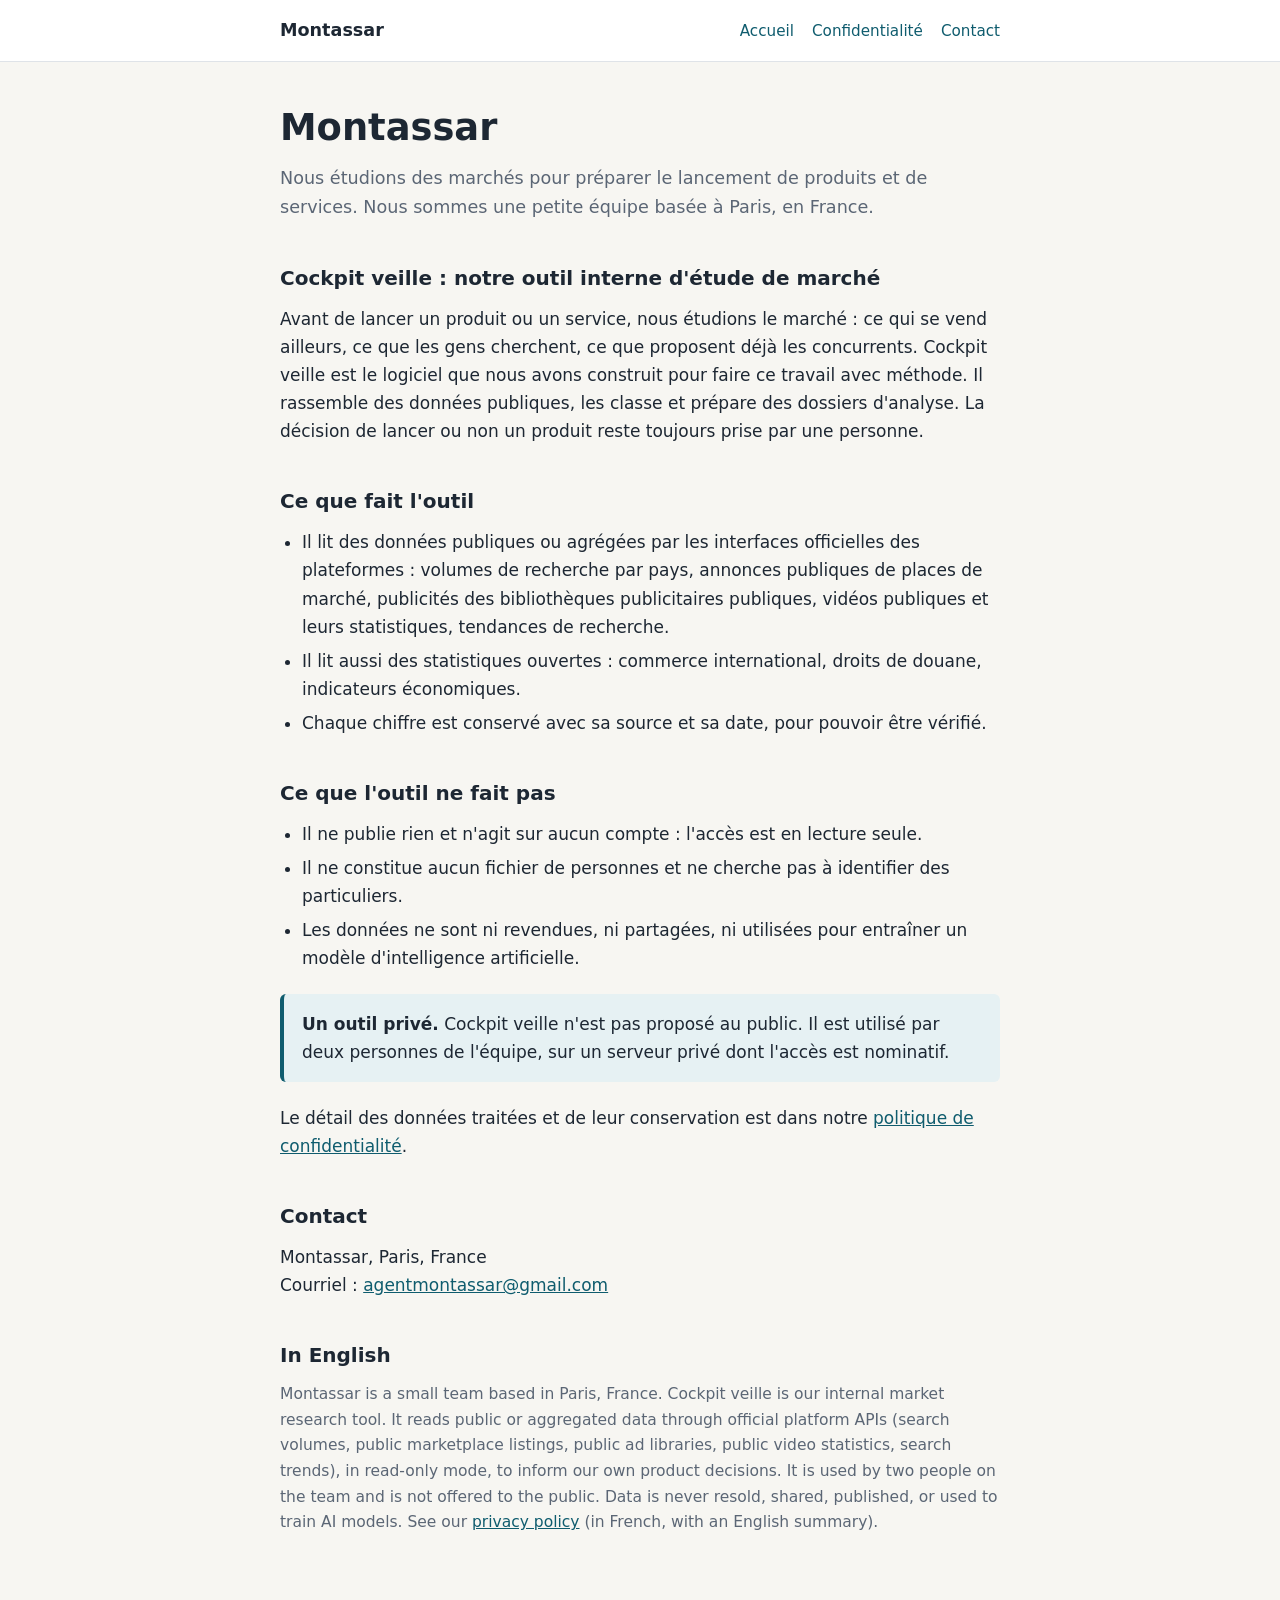
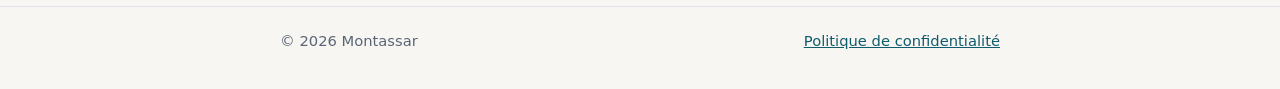
<file: index.html>
<!doctype html>
<html lang="fr">
<head>
<meta charset="utf-8">
<meta name="viewport" content="width=device-width, initial-scale=1">
<title>Montassar : Cockpit veille, outil interne d'étude de marché</title>
<meta name="description" content="Montassar, Paris. Présentation de Cockpit veille, notre outil interne d'étude de marché, et de l'usage que nous faisons des données.">
<link rel="stylesheet" href="style.css">
</head>
<body>
<header class="haut"><div class="page">
  <a class="marque" href="index.html">Montassar</a>
  <nav><a href="index.html">Accueil</a><a href="confidentialite.html">Confidentialité</a><a href="#contact">Contact</a></nav>
</div></header>

<main class="page">
  <h1>Montassar</h1>
  <p class="chapeau">Nous étudions des marchés pour préparer le lancement de produits et de services. Nous sommes une petite équipe basée à Paris, en France.</p>

  <h2>Cockpit veille : notre outil interne d'étude de marché</h2>
  <p>Avant de lancer un produit ou un service, nous étudions le marché : ce qui se vend ailleurs, ce que les gens cherchent, ce que proposent déjà les concurrents. Cockpit veille est le logiciel que nous avons construit pour faire ce travail avec méthode. Il rassemble des données publiques, les classe et prépare des dossiers d'analyse. La décision de lancer ou non un produit reste toujours prise par une personne.</p>

  <h2>Ce que fait l'outil</h2>
  <ul>
    <li>Il lit des données publiques ou agrégées par les interfaces officielles des plateformes : volumes de recherche par pays, annonces publiques de places de marché, publicités des bibliothèques publicitaires publiques, vidéos publiques et leurs statistiques, tendances de recherche.</li>
    <li>Il lit aussi des statistiques ouvertes : commerce international, droits de douane, indicateurs économiques.</li>
    <li>Chaque chiffre est conservé avec sa source et sa date, pour pouvoir être vérifié.</li>
  </ul>

  <h2>Ce que l'outil ne fait pas</h2>
  <ul>
    <li>Il ne publie rien et n'agit sur aucun compte : l'accès est en lecture seule.</li>
    <li>Il ne constitue aucun fichier de personnes et ne cherche pas à identifier des particuliers.</li>
    <li>Les données ne sont ni revendues, ni partagées, ni utilisées pour entraîner un modèle d'intelligence artificielle.</li>
  </ul>

  <div class="encart">
    <p><strong>Un outil privé.</strong> Cockpit veille n'est pas proposé au public. Il est utilisé par deux personnes de l'équipe, sur un serveur privé dont l'accès est nominatif.</p>
  </div>

  <p>Le détail des données traitées et de leur conservation est dans notre <a href="confidentialite.html">politique de confidentialité</a>.</p>

  <h2 id="contact">Contact</h2>
  <p>Montassar, Paris, France<br>
  Courriel : <a href="mailto:agentmontassar@gmail.com">agentmontassar@gmail.com</a></p>

  <h2 lang="en">In English</h2>
  <p class="en" lang="en">Montassar is a small team based in Paris, France. Cockpit veille is our internal market research tool. It reads public or aggregated data through official platform APIs (search volumes, public marketplace listings, public ad libraries, public video statistics, search trends), in read-only mode, to inform our own product decisions. It is used by two people on the team and is not offered to the public. Data is never resold, shared, published, or used to train AI models. See our <a href="confidentialite.html">privacy policy</a> (in French, with an English summary).</p>
</main>

<footer><div class="page">
  <span>© 2026 Montassar</span>
  <span><a href="confidentialite.html">Politique de confidentialité</a></span>
</div></footer>
</body>
</html>
</file>
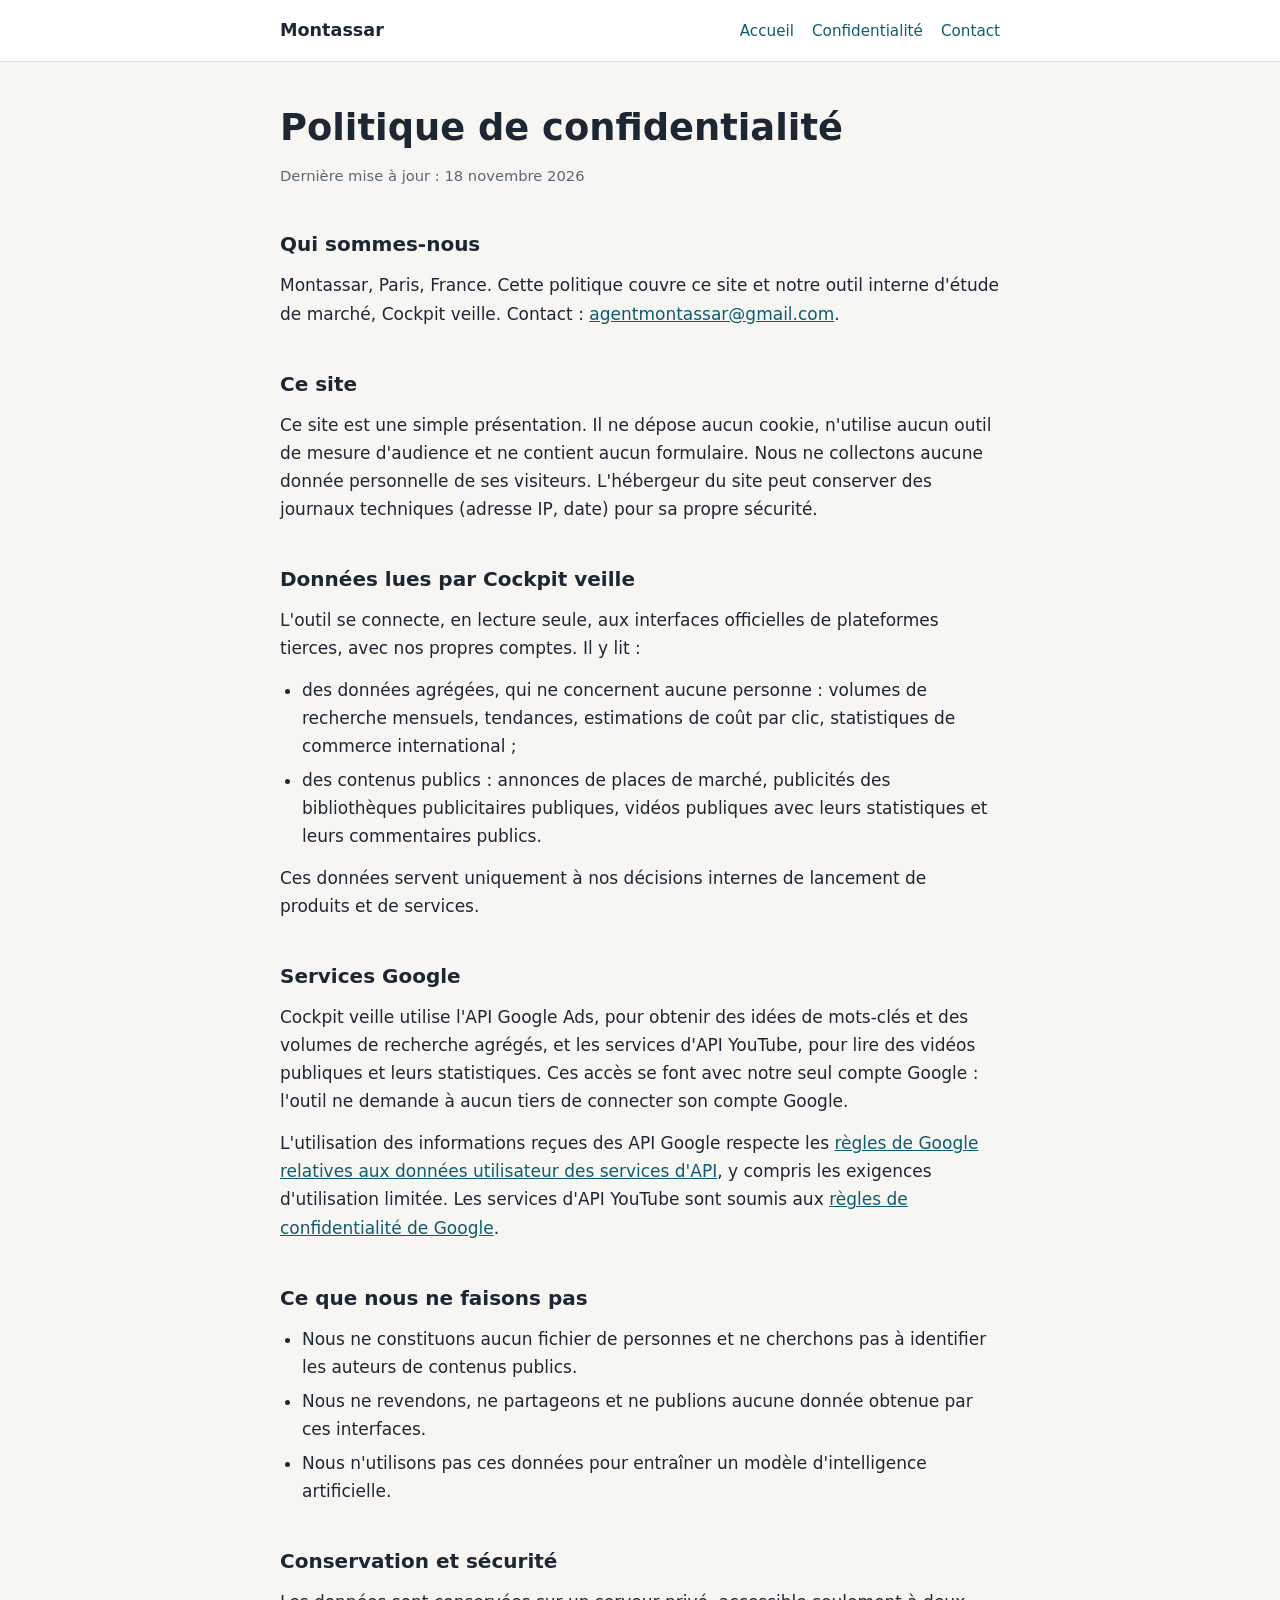
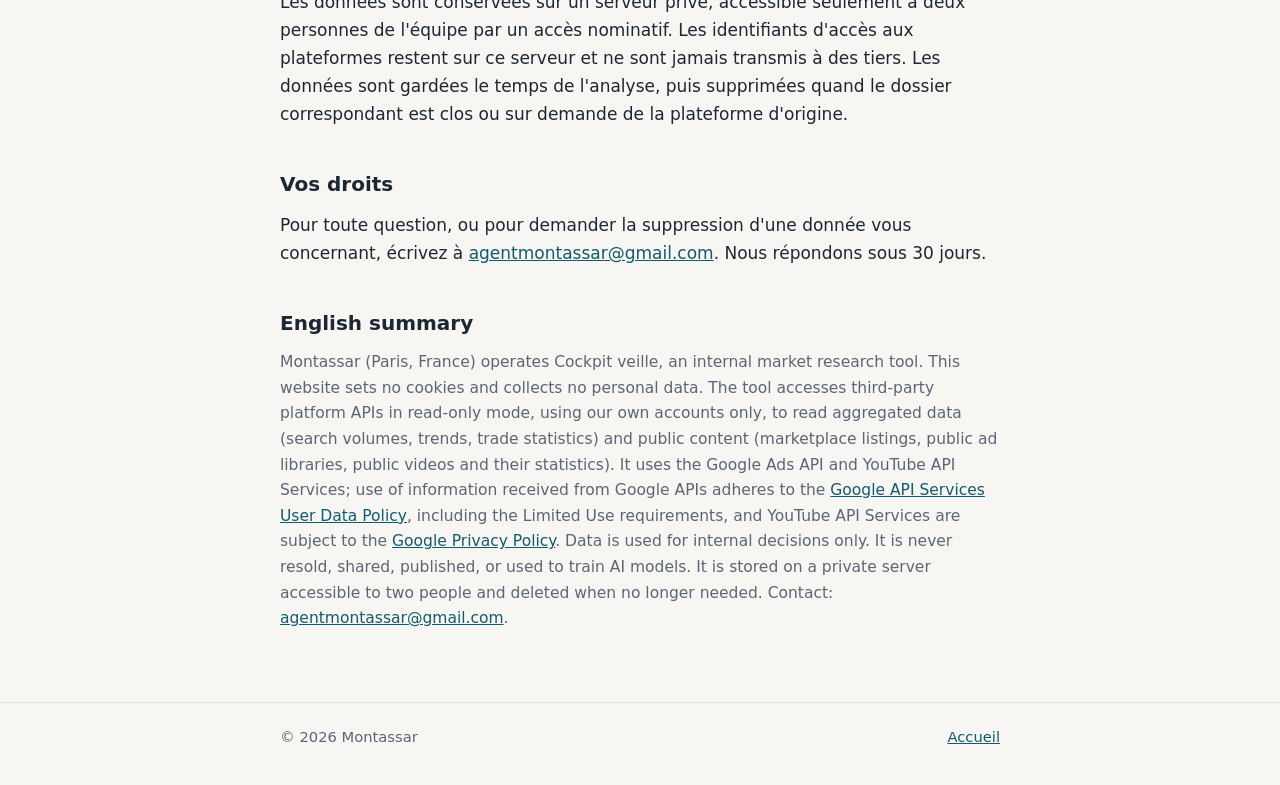
<file: confidentialite.html>
<!doctype html>
<html lang="fr">
<head>
<meta charset="utf-8">
<meta name="viewport" content="width=device-width, initial-scale=1">
<title>Politique de confidentialité : Montassar</title>
<meta name="description" content="Politique de confidentialité de Montassar et de son outil interne Cockpit veille.">
<link rel="stylesheet" href="style.css">
</head>
<body>
<header class="haut"><div class="page">
  <a class="marque" href="index.html">Montassar</a>
  <nav><a href="index.html">Accueil</a><a href="confidentialite.html">Confidentialité</a><a href="index.html#contact">Contact</a></nav>
</div></header>

<main class="page">
  <h1>Politique de confidentialité</h1>
  <p class="maj">Dernière mise à jour : 18 novembre 2026</p>

  <h2>Qui sommes-nous</h2>
  <p>Montassar, Paris, France. Cette politique couvre ce site et notre outil interne d'étude de marché, Cockpit veille. Contact : <a href="mailto:agentmontassar@gmail.com">agentmontassar@gmail.com</a>.</p>

  <h2>Ce site</h2>
  <p>Ce site est une simple présentation. Il ne dépose aucun cookie, n'utilise aucun outil de mesure d'audience et ne contient aucun formulaire. Nous ne collectons aucune donnée personnelle de ses visiteurs. L'hébergeur du site peut conserver des journaux techniques (adresse IP, date) pour sa propre sécurité.</p>

  <h2>Données lues par Cockpit veille</h2>
  <p>L'outil se connecte, en lecture seule, aux interfaces officielles de plateformes tierces, avec nos propres comptes. Il y lit :</p>
  <ul>
    <li>des données agrégées, qui ne concernent aucune personne : volumes de recherche mensuels, tendances, estimations de coût par clic, statistiques de commerce international ;</li>
    <li>des contenus publics : annonces de places de marché, publicités des bibliothèques publicitaires publiques, vidéos publiques avec leurs statistiques et leurs commentaires publics.</li>
  </ul>
  <p>Ces données servent uniquement à nos décisions internes de lancement de produits et de services.</p>

  <h2>Services Google</h2>
  <p>Cockpit veille utilise l'API Google Ads, pour obtenir des idées de mots-clés et des volumes de recherche agrégés, et les services d'API YouTube, pour lire des vidéos publiques et leurs statistiques. Ces accès se font avec notre seul compte Google : l'outil ne demande à aucun tiers de connecter son compte Google.</p>
  <p>L'utilisation des informations reçues des API Google respecte les <a href="https://developers.google.com/terms/api-services-user-data-policy">règles de Google relatives aux données utilisateur des services d'API</a>, y compris les exigences d'utilisation limitée. Les services d'API YouTube sont soumis aux <a href="https://policies.google.com/privacy">règles de confidentialité de Google</a>.</p>

  <h2>Ce que nous ne faisons pas</h2>
  <ul>
    <li>Nous ne constituons aucun fichier de personnes et ne cherchons pas à identifier les auteurs de contenus publics.</li>
    <li>Nous ne revendons, ne partageons et ne publions aucune donnée obtenue par ces interfaces.</li>
    <li>Nous n'utilisons pas ces données pour entraîner un modèle d'intelligence artificielle.</li>
  </ul>

  <h2>Conservation et sécurité</h2>
  <p>Les données sont conservées sur un serveur privé, accessible seulement à deux personnes de l'équipe par un accès nominatif. Les identifiants d'accès aux plateformes restent sur ce serveur et ne sont jamais transmis à des tiers. Les données sont gardées le temps de l'analyse, puis supprimées quand le dossier correspondant est clos ou sur demande de la plateforme d'origine.</p>

  <h2>Vos droits</h2>
  <p>Pour toute question, ou pour demander la suppression d'une donnée vous concernant, écrivez à <a href="mailto:agentmontassar@gmail.com">agentmontassar@gmail.com</a>. Nous répondons sous 30 jours.</p>

  <h2 lang="en">English summary</h2>
  <p class="en" lang="en">Montassar (Paris, France) operates Cockpit veille, an internal market research tool. This website sets no cookies and collects no personal data. The tool accesses third-party platform APIs in read-only mode, using our own accounts only, to read aggregated data (search volumes, trends, trade statistics) and public content (marketplace listings, public ad libraries, public videos and their statistics). It uses the Google Ads API and YouTube API Services; use of information received from Google APIs adheres to the <a href="https://developers.google.com/terms/api-services-user-data-policy">Google API Services User Data Policy</a>, including the Limited Use requirements, and YouTube API Services are subject to the <a href="https://policies.google.com/privacy">Google Privacy Policy</a>. Data is used for internal decisions only. It is never resold, shared, published, or used to train AI models. It is stored on a private server accessible to two people and deleted when no longer needed. Contact: <a href="mailto:agentmontassar@gmail.com">agentmontassar@gmail.com</a>.</p>
</main>

<footer><div class="page">
  <span>© 2026 Montassar</span>
  <span><a href="index.html">Accueil</a></span>
</div></footer>
</body>
</html>
</file>
<file: style.css>
:root {
  --fond: #f7f6f2; --carte: #ffffff; --texte: #1d2733; --doux: #5b6675;
  --trait: #dfe3e8; --accent: #0f5c6e; --accent-fond: #e6f1f3;
}
@media (prefers-color-scheme: dark) {
  :root { --fond: #12171d; --carte: #1a2129; --texte: #e8ecf0; --doux: #a2adb9;
    --trait: #2b3540; --accent: #6cc3d5; --accent-fond: #17303a; }
}
* { box-sizing: border-box; }
html { -webkit-text-size-adjust: 100%; }
body { margin: 0; background: var(--fond); color: var(--texte);
  font: 17px/1.65 system-ui, -apple-system, "Segoe UI", Roboto, Arial, sans-serif; }
a { color: var(--accent); }
.page { max-width: 760px; margin: 0 auto; padding: 0 20px; }
header.haut { border-bottom: 1px solid var(--trait); background: var(--carte); }
header.haut .page { display: flex; flex-wrap: wrap; gap: 8px 24px; align-items: center;
  justify-content: space-between; padding-top: 16px; padding-bottom: 16px; }
.marque { font-weight: 700; font-size: 1.1rem; text-decoration: none; color: var(--texte); }
nav a { margin-left: 18px; text-decoration: none; font-size: .95rem; }
nav a:first-child { margin-left: 0; }
main.page { padding-top: 44px; padding-bottom: 56px; }
h1 { font-size: clamp(1.7rem, 4.5vw, 2.3rem); line-height: 1.2; margin: 0 0 14px; text-wrap: balance; }
h2 { font-size: 1.25rem; margin: 40px 0 10px; }
p { margin: 0 0 14px; }
.chapeau { font-size: 1.1rem; color: var(--doux); max-width: 60ch; }
ul { margin: 0 0 14px; padding-left: 22px; }
li { margin-bottom: 6px; }
.encart { background: var(--accent-fond); border-left: 4px solid var(--accent);
  padding: 16px 18px; border-radius: 6px; margin: 22px 0; }
.encart p:last-child { margin-bottom: 0; }
.en { color: var(--doux); font-size: .97rem; }
.maj { color: var(--doux); font-size: .92rem; }
footer { border-top: 1px solid var(--trait); padding: 22px 0 36px; color: var(--doux); font-size: .92rem; }
footer .page { display: flex; flex-wrap: wrap; gap: 6px 24px; justify-content: space-between; }
</file>
